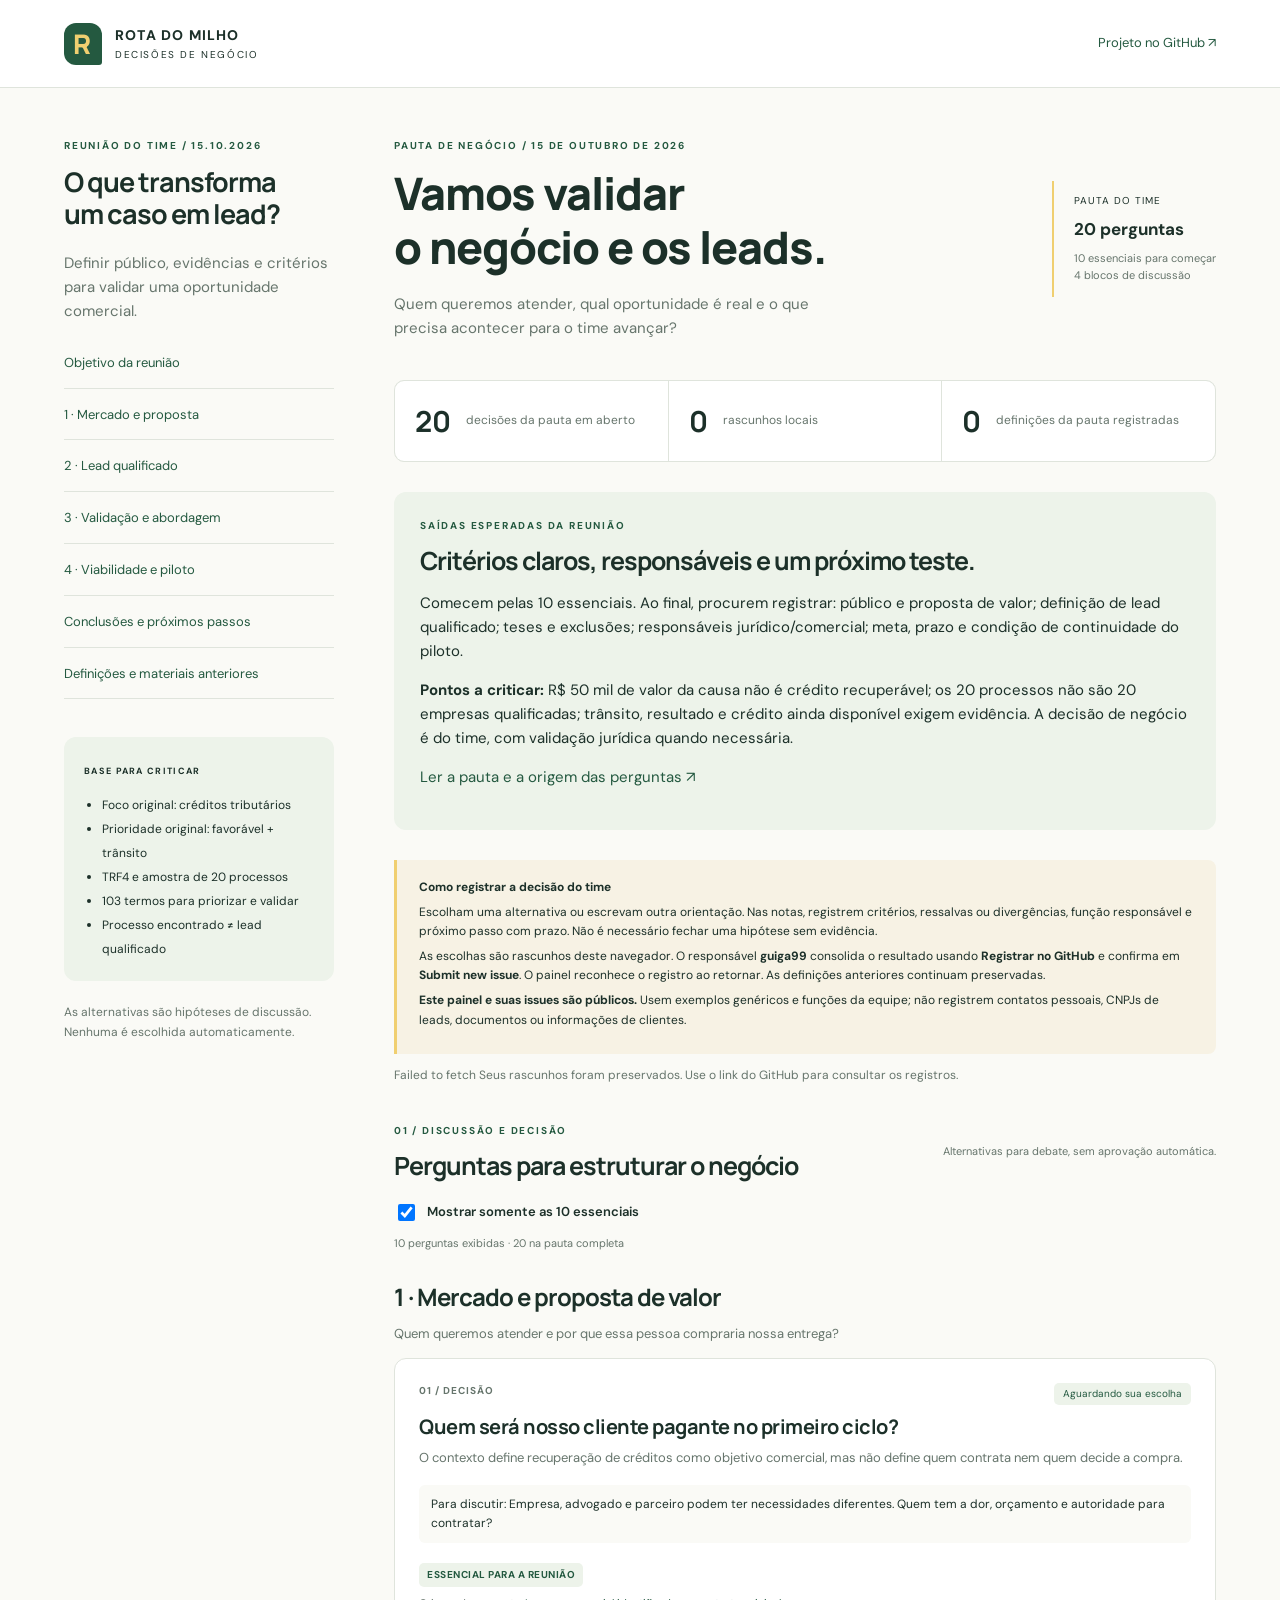
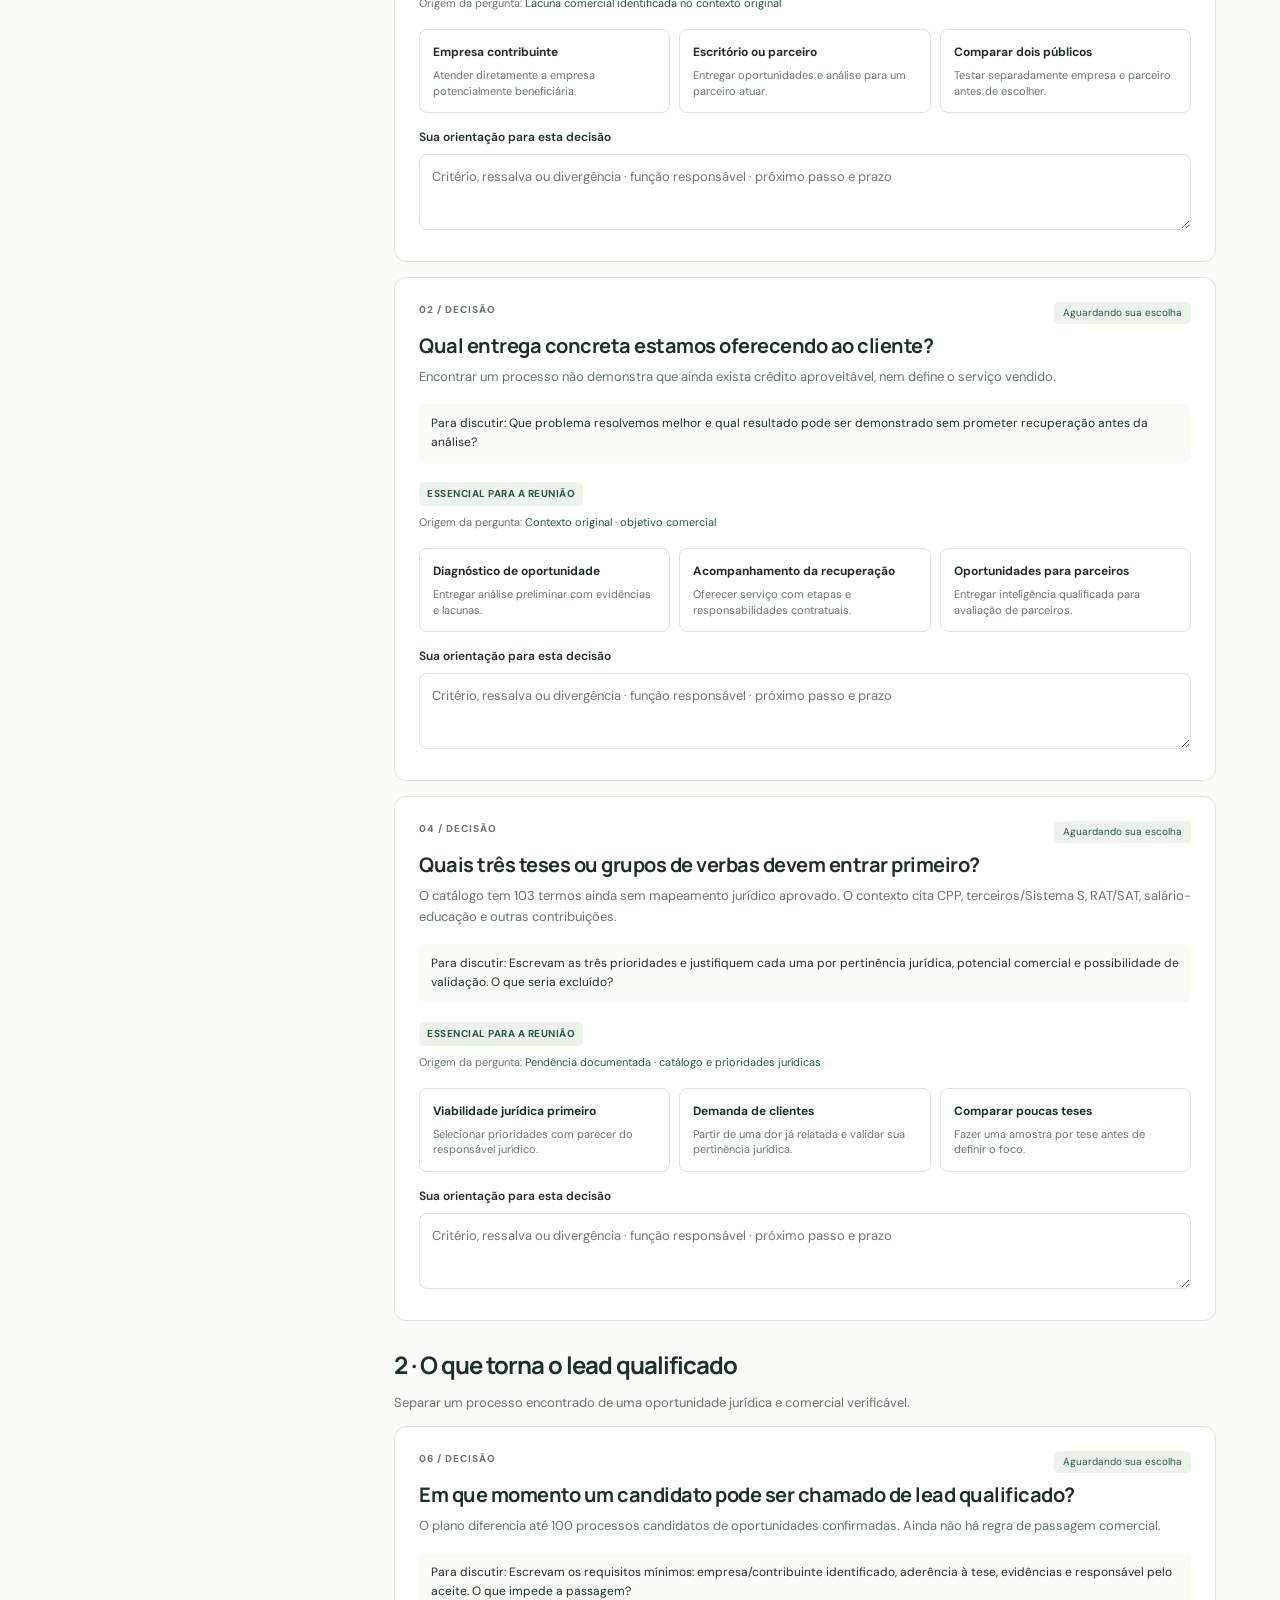
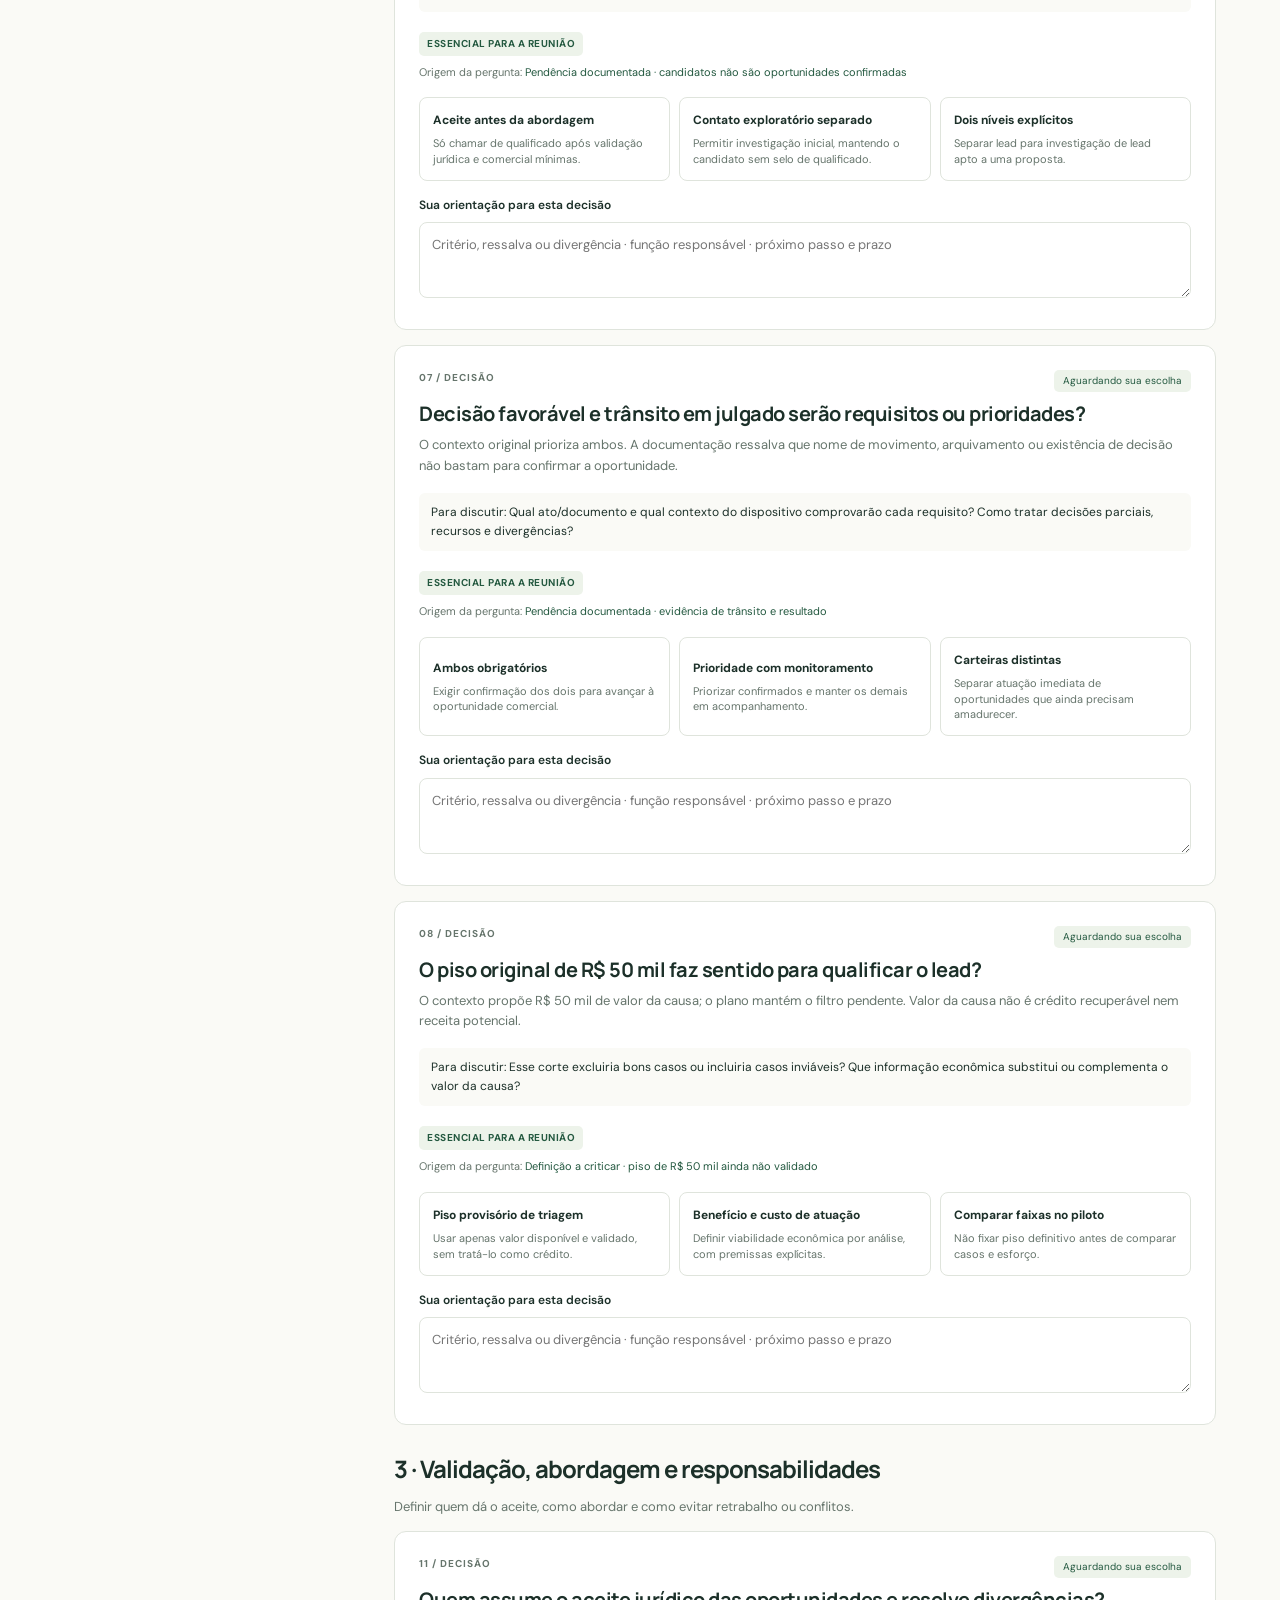
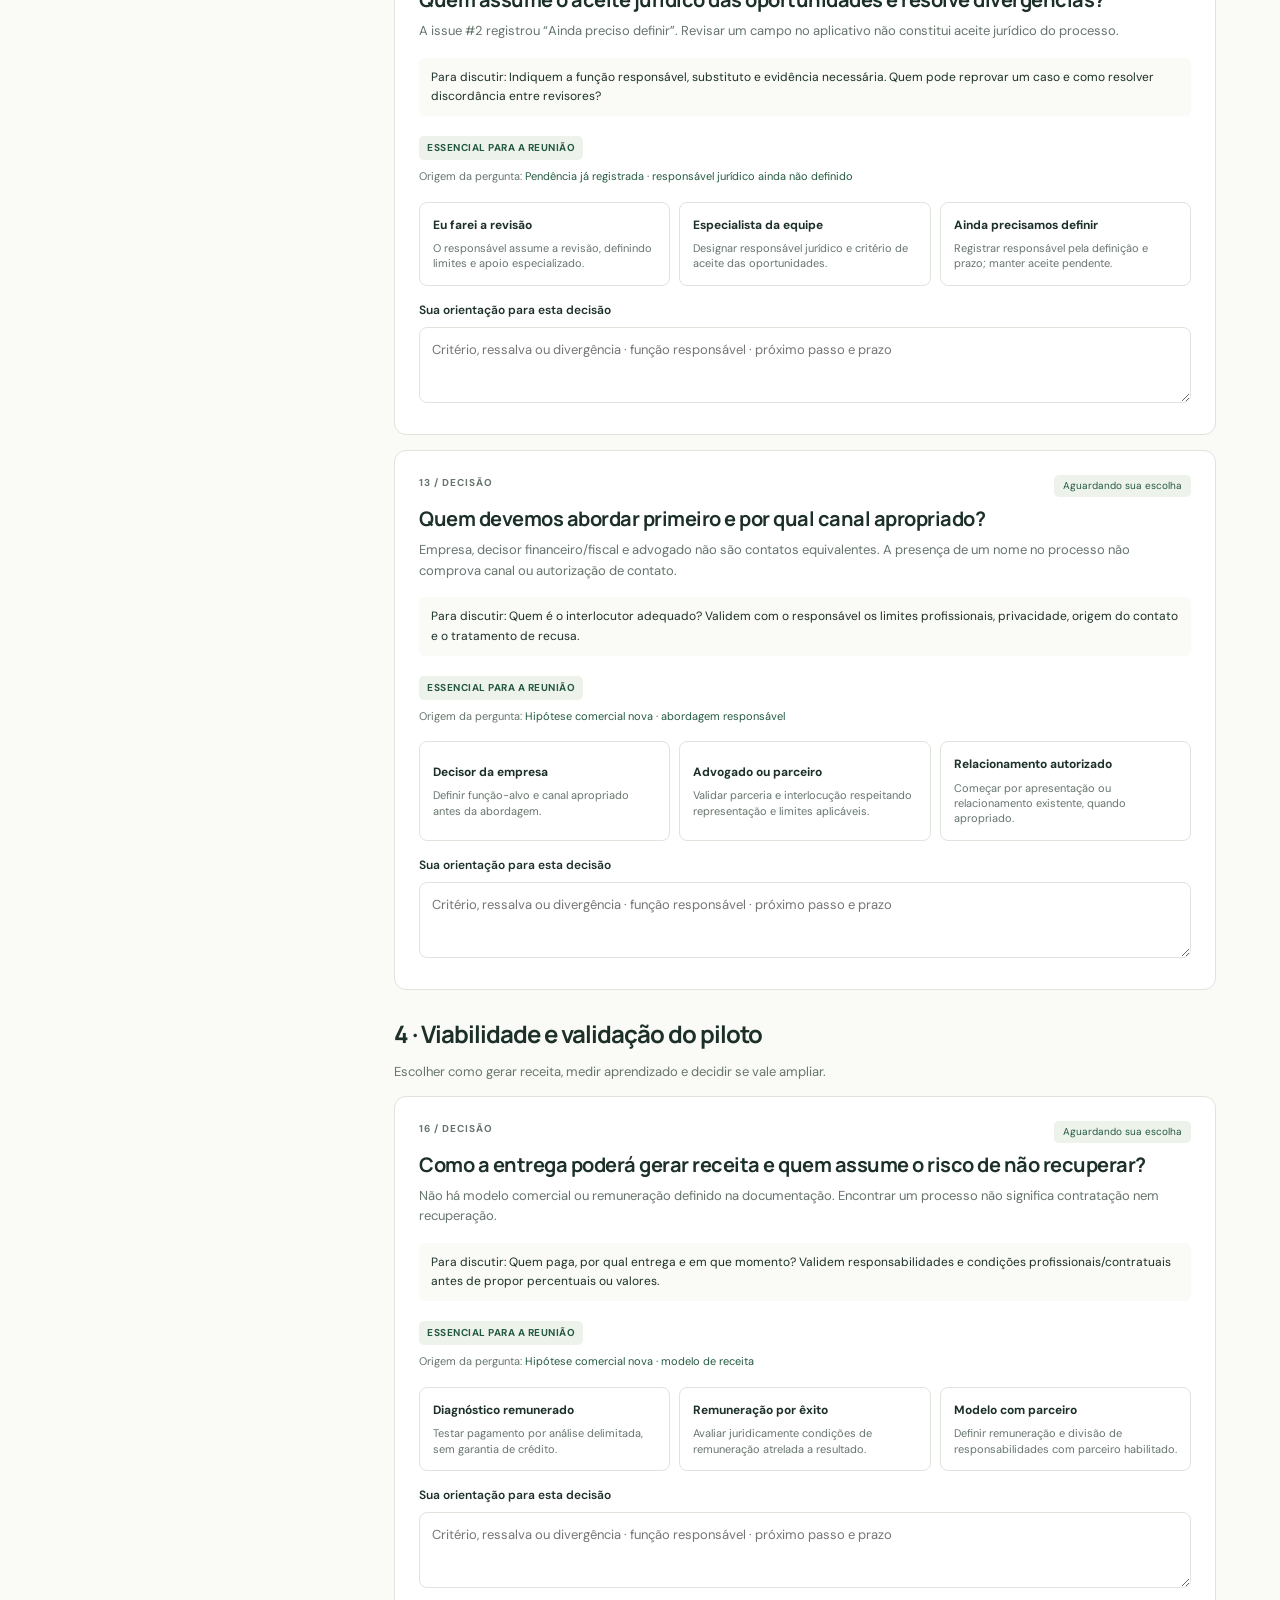
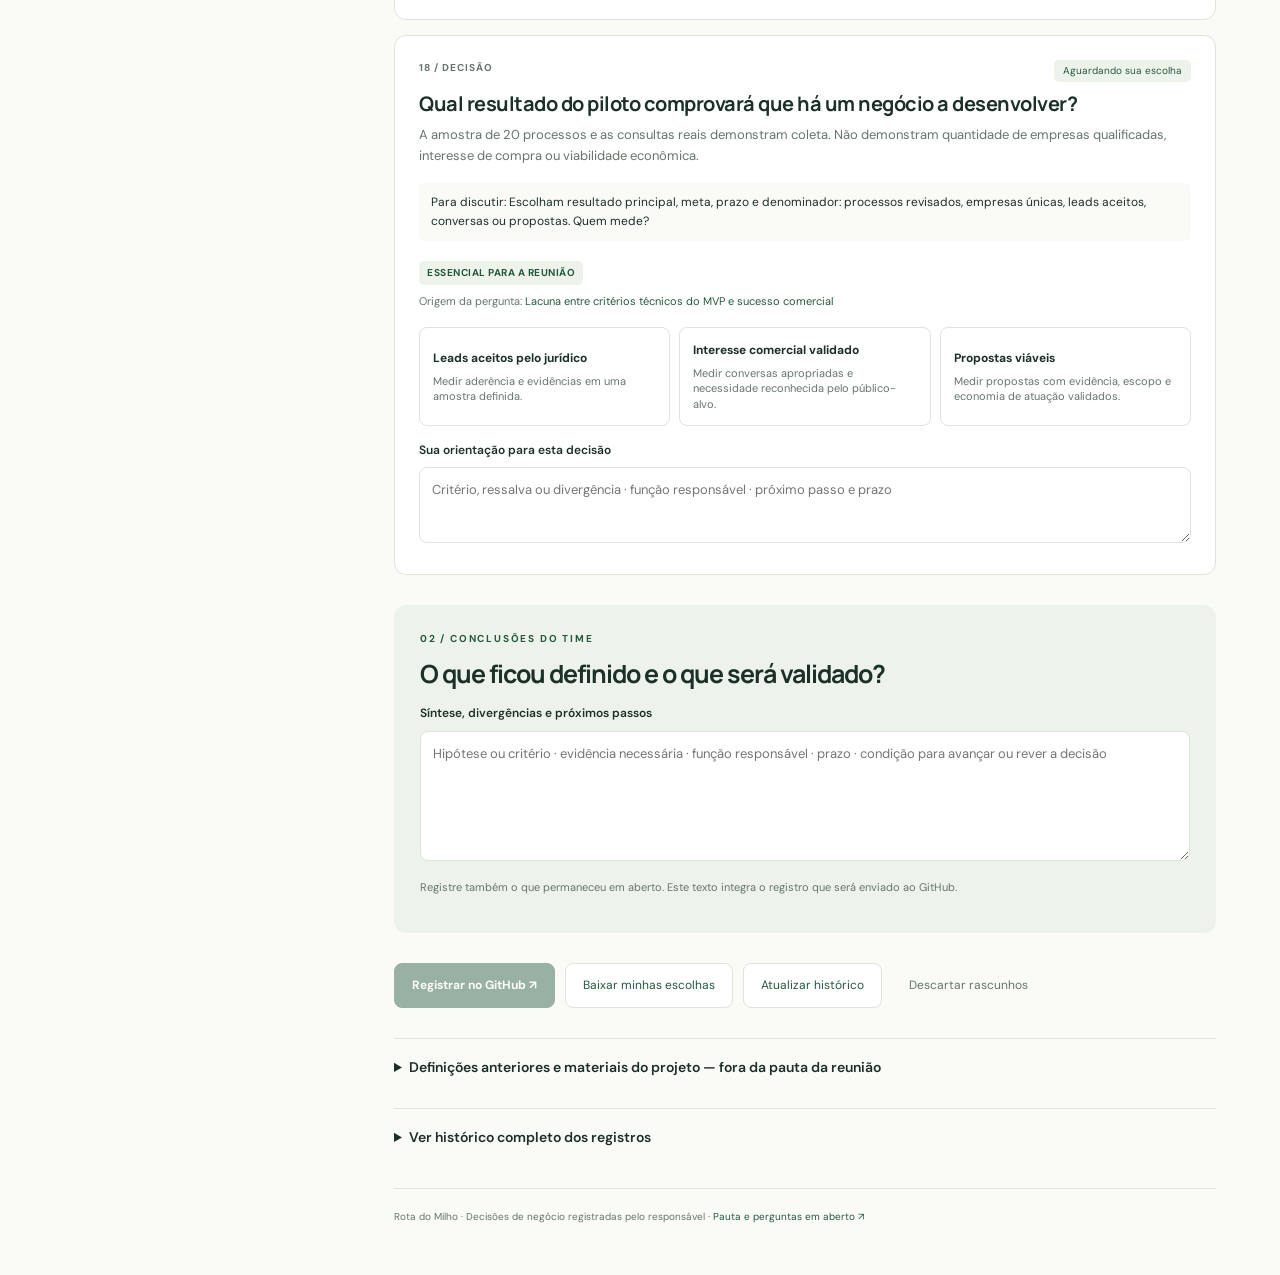
<file: index.html>
<!doctype html>
<html lang="pt-BR">
<head>
<meta charset="utf-8"><meta name="viewport" content="width=device-width,initial-scale=1">
<meta name="description" content="Pauta do time para validar o negócio e os critérios de identificação de leads qualificados do Rota do Milho.">
<title>Rota do Milho · Decisões de negócio</title>
<link rel="stylesheet" href="style.css?v=20261015-negocio">
<script src="business-questions.js?v=20261015-negocio" defer></script>
<script src="app.js?v=20261015-negocio2" defer></script>
</head>
<body>
<header class="top"><a class="brand" href="./"><span class="mark" aria-hidden="true">R</span><span>ROTA DO MILHO<small>DECISÕES DE NEGÓCIO</small></span></a><a class="repo" href="https://github.com/guiga99/Rota_do_milho" target="_blank" rel="noopener">Projeto no GitHub ↗</a></header>
<div class="layout"><aside>
<p class="eyebrow">REUNIÃO DO TIME / 15.10.2026</p><h2>O que transforma<br>um caso em lead?</h2>
<p class="muted">Definir público, evidências e critérios para validar uma oportunidade comercial.</p>
<nav aria-label="Navegação"><a href="#pauta">Objetivo da reunião</a><a href="#grupo-foco">1 · Mercado e proposta</a><a href="#grupo-qualificacao">2 · Lead qualificado</a><a href="#grupo-operacao">3 · Validação e abordagem</a><a href="#grupo-viabilidade">4 · Viabilidade e piloto</a><a href="#orientacoes">Conclusões e próximos passos</a><a href="#materiais-anteriores">Definições e materiais anteriores</a></nav>
<div class="fixed"><span class="pill">BASE PARA CRITICAR</span><ul><li>Foco original: créditos tributários</li><li>Prioridade original: favorável + trânsito</li><li>TRF4 e amostra de 20 processos</li><li>103 termos para priorizar e validar</li><li>Processo encontrado ≠ lead qualificado</li></ul></div>
<p class="aside-note">As alternativas são hipóteses de discussão. Nenhuma é escolhida automaticamente.</p>
</aside><main>
<section class="hero"><div><p class="eyebrow">PAUTA DE NEGÓCIO / 15 DE OUTUBRO DE 2026</p><h1>Vamos validar<br>o negócio e os leads.</h1><p>Quem queremos atender, qual oportunidade é real e o que precisa acontecer para o time avançar?</p></div><div class="hero-tag">PAUTA DO TIME<br><strong>20 perguntas</strong><span>10 essenciais para começar<br>4 blocos de discussão</span></div></section>
<div class="stats"><div><strong id="count-total">…</strong><span>decisões da pauta em aberto</span></div><div><strong id="count-draft">0</strong><span>rascunhos locais</span></div><div><strong id="count-saved">0</strong><span>definições da pauta registradas</span></div></div>
<section id="pauta" class="guidance"><p class="eyebrow">SAÍDAS ESPERADAS DA REUNIÃO</p><h2>Critérios claros, responsáveis e um próximo teste.</h2><p>Comecem pelas 10 essenciais. Ao final, procurem registrar: público e proposta de valor; definição de lead qualificado; teses e exclusões; responsáveis jurídico/comercial; meta, prazo e condição de continuidade do piloto.</p><p><strong>Pontos a criticar:</strong> R$ 50 mil de valor da causa não é crédito recuperável; os 20 processos não são 20 empresas qualificadas; trânsito, resultado e crédito ainda disponível exigem evidência. A decisão de negócio é do time, com validação jurídica quando necessária.</p><p><a href="https://github.com/guiga99/Rota_do_milho/blob/main/docs/PAUTA_NEGOCIO.md" target="_blank" rel="noopener">Ler a pauta e a origem das perguntas ↗</a></p></section>
<div class="notice"><strong>Como registrar a decisão do time</strong><p>Escolham uma alternativa ou escrevam outra orientação. Nas notas, registrem critérios, ressalvas ou divergências, função responsável e próximo passo com prazo. Não é necessário fechar uma hipótese sem evidência.</p><p>As escolhas são rascunhos deste navegador. O responsável <b>guiga99</b> consolida o resultado usando <b>Registrar no GitHub</b> e confirma em <b>Submit new issue</b>. O painel reconhece o registro ao retornar. As definições anteriores continuam preservadas.</p><p><strong>Este painel e suas issues são públicos.</strong> Usem exemplos genéricos e funções da equipe; não registrem contatos pessoais, CNPJs de leads, documentos ou informações de clientes.</p></div>
<p id="sync-status" role="status" aria-live="polite">Carregando registros…</p>
<section id="perguntas"><div class="section-head"><div><p class="eyebrow">01 / DISCUSSÃO E DECISÃO</p><h2>Perguntas para estruturar o negócio</h2></div><span class="quiet">Alternativas para debate, sem aprovação automática.</span></div><label class="meeting-filter"><input id="essential-only" type="checkbox" checked> Mostrar somente as 10 essenciais</label><p id="meeting-visible" class="small muted"></p><div id="questions"></div></section>
<section id="orientacoes" class="guidance"><p class="eyebrow">02 / CONCLUSÕES DO TIME</p><h2>O que ficou definido e o que será validado?</h2><label for="general-note">Síntese, divergências e próximos passos</label><textarea id="general-note" rows="5" maxlength="2000" placeholder="Hipótese ou critério · evidência necessária · função responsável · prazo · condição para avançar ou rever a decisão"></textarea><p class="muted small">Registre também o que permaneceu em aberto. Este texto integra o registro que será enviado ao GitHub.</p></section>
<div class="actions"><button id="save" class="primary">Registrar no GitHub ↗</button><button id="export" class="secondary">Baixar minhas escolhas</button><button id="refresh" class="secondary">Atualizar histórico</button><button id="discard" class="text-button">Descartar rascunhos</button></div><p id="action-status" role="status" aria-live="polite"></p>
<details id="materiais-anteriores" class="archive"><summary>Definições anteriores e materiais do projeto — fora da pauta da reunião</summary><p id="previous-count" class="small muted"></p><p class="small muted">Histórico preservado. Estas perguntas e materiais de implementação não são a pauta de negócio de hoje.</p><div id="previous-questions"></div>
<section id="amostra" class="guidance"><p class="eyebrow">AMOSTRA REAL / SUA ORIENTAÇÃO #2</p><h2>20 processos · todos os campos disponíveis</h2><p>Nova consulta ao TRF4, com o período de cinco anos que você escolheu. Baixe o Excel para inspecionar os processos e use o inventário abaixo para escolher os campos prioritários.</p><p id="sample-status" role="status">Carregando inventário…</p><div class="actions"><a class="sample-link" href="https://github.com/guiga99/Rota_do_milho/releases/download/amostra-trf4-20-v2/TRF4_amostra20.xlsx">Baixar versão com tabela enxuta ↓</a><a class="sample-link" href="https://github.com/guiga99/Rota_do_milho/releases/download/amostra-trf4-20-v1/TRF4_amostra20.xlsx">Baixar Excel dos 20 processos ↓</a><a class="sample-link" href="https://github.com/guiga99/Rota_do_milho/releases/download/amostra-trf4-20-v1/TRF4_amostra20_dados_completos.zip">Baixar dados completos e evidências ↓</a></div><p class="small muted">Amostra de candidatos, sem confirmação jurídica. Campos ausentes não foram inferidos. XLSX inclui CAMPOS_DISPONIVEIS e DADOS_ORIGINAIS; ZIP preserva o JSON completo. Os arquivos são assets do GitHub, fora do código versionado.</p><details><summary>Selecionar campos prioritários no inventário</summary><p class="small">A contagem mostra presença por registro, não qualidade jurídica. [] representa uma lista. As escolhas só serão confirmadas após Registrar no GitHub.</p><div class="actions"><button id="mark-fields" class="secondary">Marcar todos</button><button id="clear-fields" class="secondary">Limpar seleção</button></div><div id="field-list"></div><button id="apply-fields" class="primary">Usar esta seleção como rascunho</button></details><p><a href="https://github.com/guiga99/Rota_do_milho/blob/main/docs/FONTES_COMPLEMENTARES.md" target="_blank" rel="noopener">Avaliação de Jusbrasil, Escavador e JUDIT ↗</a></p></section>
<section class="guidance" id="avaliacao-tjsc"><p class="eyebrow">COMENTÁRIO EXTRA / ISSUE #3</p><h2>TJSC, eproc e login da equipe</h2><p><strong>TJSC pelo DataJud:</strong> conexão e consulta por CNJ testadas com HTTP 200. O formulário eproc informado tem CAPTCHA e não é uma API documentada. A pesquisa tributária padrão continua no TRF4; o TJSC foi acrescentado como consulta opcional por número.</p><p><strong>Google:</strong> suporte OIDC, usuários autorizados e perfis implementados. Login real e hospedagem dependem do cliente OAuth e da configuração privada da equipe. O painel estático não se tornou a aplicação de consultas.</p><p><strong>Campos:</strong> tabela principal configurável; JSON e Excel completos preservados. O inventário acima permite selecionar metadados CNJ da tabela; os sete campos complementares priorizados na issue #4 são tratados na avaliação abaixo.</p><p><a href="https://github.com/guiga99/Rota_do_milho/blob/main/docs/TJSC_EPROC.md" target="_blank" rel="noopener">Ler avaliação e implicações do TJSC ↗</a> · <a href="https://github.com/guiga99/Rota_do_milho/blob/main/docs/ACESSO_GOOGLE.md" target="_blank" rel="noopener">Preparar login Google com configuração protegida ↗</a></p><p class="small muted">Chaves, client secret e lista de e-mails da equipe devem ser configurados no servidor; não informe esses valores no painel público.</p></section>
<section class="guidance" id="avaliacao-fontes"><p class="eyebrow">NOVA ORIENTAÇÃO / ISSUE #4</p><h2>Cloud e informações complementares</h2><p><strong>Streamlit Community Cloud escolhido:</strong> entrada da aplicação exige Google e PostgreSQL externo. Preparação no código concluída; publicação da aplicação de pesquisas depende da conta Streamlit e da configuração privada de OAuth e banco.</p><p><strong>Cinco fontes estudadas:</strong> Escavador, JUDIT, Vigilant/TrackJud, Codilo e Jusbrasil. Recomendo iniciar por Escavador e comparar JUDIT. Documentação disponível ainda não comprova cobertura ou preenchimento dos sete campos no TRF4.</p><p><strong>Importação implementada:</strong> administrador pode importar JSON Escavador/JUDIT ligado ao CNJ, conservando arquivo, hash, fonte e grau. Excel traz observações separadas; dados inferidos e resultado/trânsito aguardam revisão jurídica. Nenhuma consulta comercial autenticada foi executada.</p><p><a href="https://github.com/guiga99/Rota_do_milho/blob/main/docs/FONTES_COMPLEMENTARES.md" target="_blank" rel="noopener">Comparar fontes e critérios dos sete campos ↗</a> · <a href="https://github.com/guiga99/Rota_do_milho/blob/main/docs/STREAMLIT_CLOUD.md" target="_blank" rel="noopener">Roteiro de implantação e testes Cloud ↗</a></p><p>Registre abaixo as escolhas sobre <a href="#q-fornecedor_piloto">fornecedor</a>, <a href="#q-persistencia_cloud">armazenamento</a> e <a href="#q-orcamento_piloto">limite de custo</a>. Não informe chaves, senhas ou e-mails da equipe neste painel público.</p></section>
<section class="guidance" id="revisao-equipe"><p class="eyebrow">APROVAÇÃO NO CHAT / REVISÃO PELA EQUIPE</p><h2>Conferência por campo e colega</h2><p>Implementado no aplicativo: <strong>Confirmado, Corrigir ou Informação insuficiente</strong>, com comentário, evidência, revisor e data. Correções preservam a origem; avaliações de pessoas diferentes coexistem. XLSX inclui histórico de revisões dos processos selecionados.</p><p><strong>Issue #5:</strong> Escavador, banco da equipe e piloto sem cobrança registrados. Login Google, banco e ativação da aplicação online ainda dependem de configuração privada. Este painel registra decisões do projeto; os colegas revisarão os processos na aplicação protegida.</p><p><a href="https://github.com/guiga99/Rota_do_milho/blob/main/docs/REVISAO_CAMPOS.md" target="_blank" rel="noopener">Como os colegas poderão revisar os campos ↗</a></p></section>
<section class="guidance" id="ativar-streamlit"><p class="eyebrow">URL RECEBIDA / LOGIN DA EQUIPE</p><h2>Configurar Google no endereço Streamlit</h2><p>O responsável informou o endereço da aplicação. Disponibilidade, login e banco ainda precisam de homologação. A próxima ação é criar/configurar o cliente OAuth Google do tipo <strong>Web application</strong>.</p><p><strong>Origem Google:</strong><br><code>https://rotadomilho-dnvdghu9uyapphcp5gub6xj.streamlit.app</code></p><p><strong>Callback Google:</strong><br><code>https://rotadomilho-dnvdghu9uyapphcp5gub6xj.streamlit.app/oauth2callback</code></p><p>Client ID, Client secret, cookie e listas da equipe ficam somente em <strong>Settings → Secrets</strong> no Streamlit. Não informe valores privados no painel ou nas issues.</p><div class="actions"><a class="sample-link" href="https://rotadomilho-dnvdghu9uyapphcp5gub6xj.streamlit.app/" target="_blank" rel="noopener">Abrir endereço informado ↗</a><a class="sample-link" href="https://console.cloud.google.com/auth/clients" target="_blank" rel="noopener">Configurar cliente Google ↗</a><a class="sample-link" href="https://github.com/guiga99/Rota_do_milho/blob/main/docs/ACESSO_GOOGLE.md" target="_blank" rel="noopener">Passo a passo do login ↗</a></div></section>
</details>
<details id="historico-registros" class="archive"><summary>Ver histórico completo dos registros</summary><section id="historico"><div class="section-head"><div><p class="eyebrow">03 / RASTREABILIDADE</p><h2>Histórico registrado</h2></div><a href="https://github.com/guiga99/Rota_do_milho/issues?q=is%3Aissue+%22%5BDecis%C3%B5es%5D%22" target="_blank" rel="noopener">Ver registros no GitHub ↗</a></div><div id="history"></div></section>
</details>
<footer>Rota do Milho · Decisões de negócio registradas pelo responsável · <a href="https://github.com/guiga99/Rota_do_milho/blob/main/docs/PAUTA_NEGOCIO.md">Pauta e perguntas em aberto ↗</a></footer>
</main></div></body></html>
</file>
<file: style.css>
@import url('https://fonts.googleapis.com/css2?family=DM+Sans:wght@400;500;600;700&family=Manrope:wght@400;600;700;800&display=swap');
:root{--ink:#1c3029;--green:#245940;--light:#edf3ea;--paper:#fafaf6;--line:#dfe4dc;--muted:#66756c;--amber:#785418;--yellow:#f0cf70}*{box-sizing:border-box}html{scroll-behavior:smooth;scroll-padding-top:100px}body{margin:0;background:var(--paper);color:var(--ink);font:15px/1.6 'DM Sans',system-ui,sans-serif}a{color:var(--green);text-decoration:none}a:hover{text-decoration:underline}button,textarea{font:inherit}button,a,textarea{outline-offset:4px}button:focus-visible,a:focus-visible,textarea:focus-visible{outline:3px solid #bb9035}.top{height:88px;border-bottom:1px solid var(--line);display:flex;align-items:center;justify-content:space-between;padding:0 5vw;background:#fff}.brand{display:flex;gap:13px;align-items:center;color:var(--ink);font-size:14px;font-weight:800;letter-spacing:1.2px}.brand small{display:block;font-weight:400;font-size:10px;letter-spacing:1.6px}.mark{width:38px;height:42px;display:grid;place-items:center;border-radius:12px 12px 3px 12px;background:var(--green);color:var(--yellow);font:800 27px 'Manrope',sans-serif}.repo{font-size:13px}.layout{max-width:1440px;margin:auto;display:grid;grid-template-columns:270px minmax(0,1fr);gap:60px;padding:50px 5vw}.eyebrow{font-size:10px;font-weight:700;letter-spacing:1.8px;color:var(--green);margin:0 0 12px}h1,h2,h3{font-family:'Manrope',system-ui,sans-serif;line-height:1.2;letter-spacing:-1px;margin:0}aside h2{font-size:27px}aside .muted{margin:20px 0 30px}.muted{color:var(--muted)}nav{display:grid;gap:16px;font-size:13px;margin-bottom:38px}nav a{padding-bottom:14px;border-bottom:1px solid var(--line)}.fixed{background:var(--light);border-radius:12px;padding:20px}.pill{font-size:9px;font-weight:700;letter-spacing:1.3px}.fixed ul{padding-left:18px;font-size:12px;line-height:2;margin-bottom:0}.aside-note{font-size:12px;color:var(--muted);margin-top:22px}.hero{display:flex;gap:24px;justify-content:space-between;align-items:center;padding-bottom:30px}.hero h1{font-size:clamp(30px,3.5vw,46px);font-weight:800}.hero p:last-child{max-width:470px;color:var(--muted);margin:18px 0 0}.hero-tag{font-size:10px;min-width:155px;letter-spacing:1px;border-left:2px solid var(--yellow);padding:12px 0 12px 20px}.hero-tag strong{font-size:17px;display:block;letter-spacing:0;margin:7px 0}.hero-tag span{font-size:11px;display:block;letter-spacing:0;color:var(--muted)}.stats{display:grid;grid-template-columns:repeat(3,1fr);gap:1px;border:1px solid var(--line);border-radius:10px;overflow:hidden;background:var(--line);margin:10px 0 24px}.stats>div{display:flex;gap:15px;align-items:center;padding:20px;background:#fff}.stats strong{font:700 29px 'Manrope',sans-serif}.stats span{font-size:12px;color:var(--muted)}.notice{padding:18px 22px;border-left:3px solid var(--yellow);background:#f7f2e4;font-size:12px;border-radius:0 8px 8px 0}.notice p{margin:6px 0}.section-head{display:flex;gap:16px;justify-content:space-between;align-items:center;margin:38px 0 20px}.section-head h2,.guidance h2{font-size:25px}.section-head a,.quiet{font-size:11px;color:var(--muted)}.card{background:#fff;border:1px solid var(--line);border-radius:12px;padding:24px;margin-bottom:15px}.card-top{display:flex;justify-content:space-between;gap:12px;margin-bottom:10px}.card-number{font-size:10px;font-weight:700;letter-spacing:1px;color:var(--muted)}.status{font-size:10px;padding:3px 9px;border-radius:5px;background:var(--light);color:var(--green)}.status.draft{background:#faf0d6;color:var(--amber)}.card h3{font-size:20px;letter-spacing:-.5px;margin-bottom:9px}.card .description{color:var(--muted);font-size:13px;margin:0 0 16px}.suggestion{font-size:12px;background:var(--paper);border-radius:6px;padding:10px 12px;margin:12px 0 18px}.options{display:grid;grid-template-columns:repeat(3,1fr);gap:9px}.option{background:#fff;color:var(--ink);border:1px solid var(--line);border-radius:8px;text-align:left;padding:13px;cursor:pointer;min-height:84px}.option strong{display:block;font-size:12px;margin-bottom:6px}.option span{font-size:11px;color:var(--muted);display:block;line-height:1.4}.option:hover{border-color:var(--green);background:var(--paper)}.option[aria-pressed=true]{border:2px solid var(--green);padding:12px;background:var(--light)}label{display:block;font-size:12px;font-weight:600;margin:15px 0 7px}textarea{width:100%;resize:vertical;padding:12px;border:1px solid var(--line);border-radius:8px;background:#fff;color:var(--ink);font-size:13px;min-height:76px}.saved-detail{font-size:11px;color:var(--muted);margin-top:12px}.guidance{margin:30px 0;padding:26px;background:var(--light);border-radius:12px}.small{font-size:11px}.actions{display:flex;gap:10px;flex-wrap:wrap;align-items:center}.actions button{border-radius:8px;padding:12px 17px;font-size:12px;cursor:pointer}.primary{background:var(--green);color:white;border:1px solid var(--green);font-weight:700}.primary:disabled{opacity:.45;cursor:not-allowed}.secondary{background:#fff;border:1px solid var(--line);color:var(--green)}.text-button{background:none;border:0;color:var(--muted)}#action-status,#sync-status{font-size:12px;color:var(--muted)}.history-item{border:1px solid var(--line);background:#fff;border-radius:8px;padding:18px;margin:10px 0;font-size:13px}.history-item p{margin:5px 0;color:var(--muted)}footer{margin-top:40px;padding-top:20px;border-top:1px solid var(--line);font-size:10px;color:var(--muted)}@media(max-width:1000px){.layout{grid-template-columns:210px minmax(0,1fr);gap:30px}.options{grid-template-columns:1fr}.hero-tag{display:none}}@media(max-width:700px){.top{height:72px;padding:0 20px}.brand{font-size:11px}.repo{font-size:10px}.layout{display:block;padding:28px 20px}aside h2,aside .muted,aside nav,aside .aside-note{display:none}aside .fixed{margin-bottom:28px}aside ul{display:flex;flex-wrap:wrap;gap:0 26px}.hero h1{font-size:34px}.stats>div{padding:14px 10px;display:block}.stats span{display:block;font-size:10px}.section-head{display:block}.quiet{display:block;margin-top:10px}.card{padding:20px}.actions button{flex:1}footer{font-size:11px}}

.long-record{max-width:750px;width:90%;border:1px solid var(--line);border-radius:12px;padding:28px;color:var(--ink)}.long-record::backdrop{background:#1c302980}.long-record button{padding:12px;margin:16px 10px 0 0;border-radius:8px;cursor:pointer}

.sample-link{display:inline-block;padding:12px 16px;border-radius:8px;background:var(--green);color:white;font-size:12px;font-weight:700}.field-row{display:flex;gap:10px;align-items:start;font-size:12px;border-bottom:1px solid var(--line);padding:8px 0;margin:0}.field-row input{margin-top:4px;flex-shrink:0}#field-list{max-height:400px;overflow:auto;margin:16px 0}.field-row span{overflow-wrap:anywhere}summary{cursor:pointer;font-weight:600}
.guidance code{overflow-wrap:anywhere}
.business-group{margin:30px 0}.business-group>h2{font-size:24px}.business-group>p{font-size:13px}.essential-badge{display:inline-block;font-size:10px;font-weight:700;letter-spacing:.5px;color:var(--green);background:var(--light);border-radius:5px;padding:4px 8px;margin:0 0 8px}.source-note{font-size:11px;color:var(--muted);margin:0 0 16px}.meeting-filter{display:flex;align-items:center;gap:9px;font-size:13px}.meeting-filter input{width:17px;height:17px}.archive{margin:30px 0;border-top:1px solid var(--line);padding-top:18px}.archive>summary{font-size:14px;line-height:1.5}.business-group .card[hidden]{display:none}.card p,.history-item p{overflow-wrap:anywhere}
</file>
